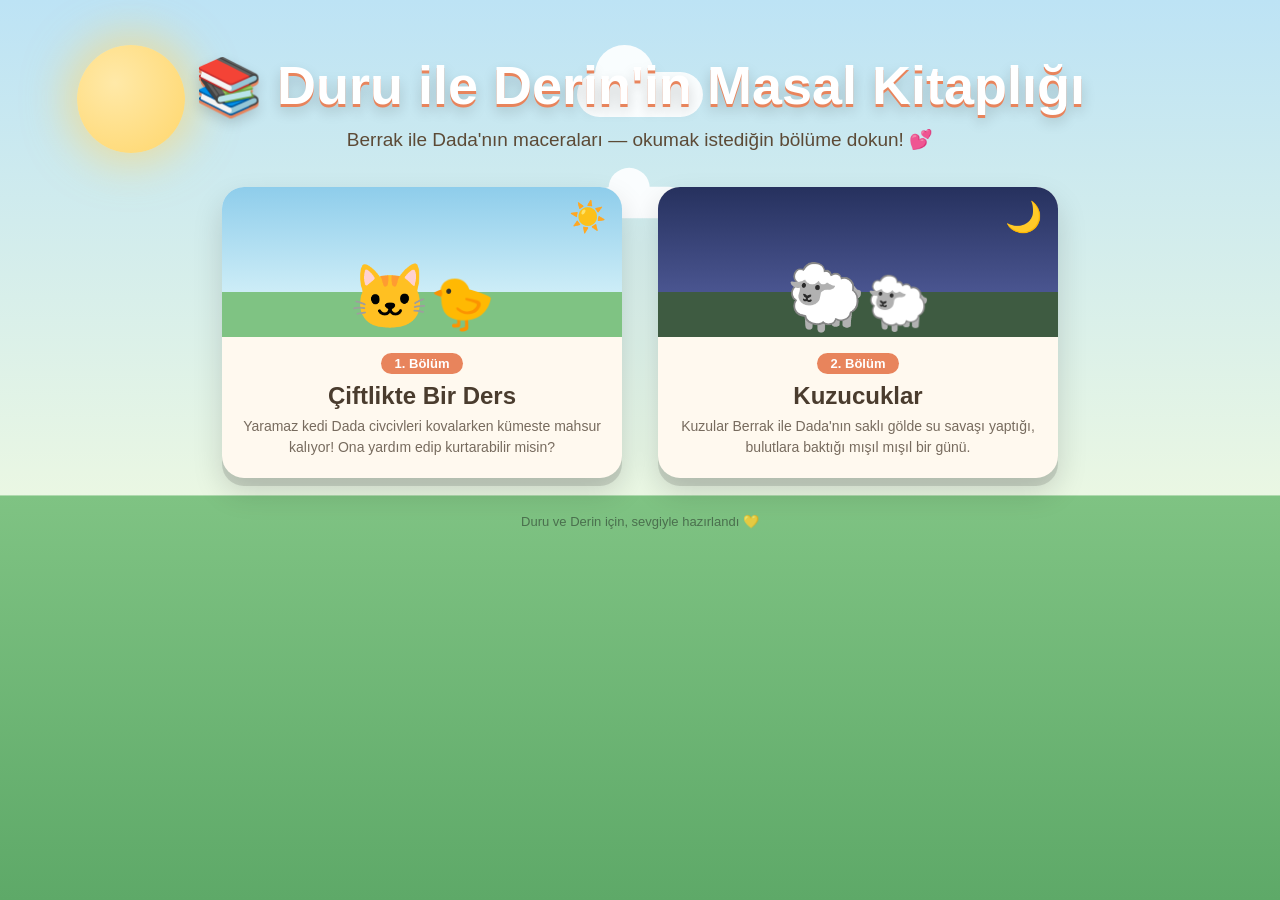
<file: index.html>
<!DOCTYPE html>
<html lang="tr">
<head>
<meta charset="UTF-8">
<meta name="viewport" content="width=device-width, initial-scale=1.0, maximum-scale=1.0, user-scalable=no, viewport-fit=cover">
<title>Duru ile Derin'in Masal Kitaplığı</title>
<style>
  *{box-sizing:border-box; -webkit-tap-highlight-color:transparent;}
  html,body{margin:0; min-height:100%;}
  body{
    font-family:"Comic Sans MS","Segoe UI Rounded","Segoe UI",sans-serif;
    color:#4A3C2E; user-select:none;
    background:linear-gradient(#BDE3F5 0%,#EAF7E3 55%,#7FC383 55.1%,#5EA968 100%);
    display:flex; flex-direction:column; align-items:center;
    padding:6vh 5vw 8vh; gap:4vh; overflow-x:hidden;
  }
  .sun{position:fixed; top:5vh; left:6vw; width:12vmin; height:12vmin; border-radius:50%;
    background:radial-gradient(circle at 35% 35%,#FFE9A8,#FFD66B);
    box-shadow:0 0 40px 12px rgba(255,214,107,.55); animation:breathe 5s ease-in-out infinite;}
  @keyframes breathe{50%{transform:scale(1.07);}}
  .cloud{position:fixed; height:5vmin; width:14vmin; border-radius:999px; background:#fff;
    opacity:.9; animation:drift linear infinite;}
  .cloud::before{content:""; position:absolute; background:#fff; border-radius:50%;
    width:6.5vmin; height:6.5vmin; left:2vmin; top:-3vmin;}
  @keyframes drift{from{transform:translateX(-20vw);} to{transform:translateX(115vw);}}

  header{text-align:center; z-index:1;}
  h1{margin:0; font-size:clamp(26px,6.5vmin,54px); color:#fff;
    text-shadow:0 3px 0 #E8845C, 0 7px 14px rgba(0,0,0,.18);
    animation:pop 1s cubic-bezier(.2,1.6,.4,1) both;}
  header p{margin:.6em 0 0; font-size:clamp(14px,2.6vmin,19px); color:#5C4A36;
    animation:pop 1s .25s both;}
  @keyframes pop{from{opacity:0; transform:scale(.5) translateY(3vmin);}}

  .shelf{display:flex; flex-wrap:wrap; justify-content:center; gap:4vmin; z-index:1; width:100%; max-width:900px;}
  .card{
    flex:1 1 280px; max-width:400px; text-decoration:none; color:inherit;
    background:#FFF9EF; border-radius:22px; overflow:hidden;
    box-shadow:0 8px 0 rgba(0,0,0,.12), 0 14px 30px rgba(0,0,0,.15);
    transition:transform .18s ease; animation:pop .9s .45s both;
  }
  .card:nth-child(2){animation-delay:.6s;}
  .card:hover,.card:focus-visible{transform:translateY(-6px) rotate(-.6deg);}
  .card:focus-visible{outline:4px solid #E8845C; outline-offset:3px;}
  .cover{height:150px; display:flex; align-items:flex-end; justify-content:center; position:relative; overflow:hidden;}
  .card.c1 .cover{background:linear-gradient(#8ECDEB,#CDEDF7 70%,#7FC383 70.1%);}
  .card.c2 .cover{background:linear-gradient(#26315E,#4A5590 70%,#3E5B41 70.1%);}
  .cover .em{font-size:64px; line-height:1; margin-bottom:8px; animation:hopE 1.8s ease-in-out infinite;}
  .cover .em.late{animation-delay:.4s; font-size:52px;}
  @keyframes hopE{0%,100%{transform:translateY(0);} 30%{transform:translateY(-14px);} 55%{transform:translateY(0);}}
  .cover .moonE{position:absolute; top:12px; right:16px; font-size:30px;}
  .meta{padding:16px 20px 20px; text-align:center;}
  .meta .chip{display:inline-block; font-size:13px; font-weight:bold; color:#fff;
    background:#E8845C; border-radius:999px; padding:3px 14px; margin-bottom:8px;}
  .meta h2{margin:0 0 6px; font-size:clamp(18px,3.4vmin,24px);}
  .meta p{margin:0; font-size:14px; opacity:.75; line-height:1.5;}
  footer{z-index:1; font-size:13px; color:#3E5B41; opacity:.8; text-align:center;}
  @media (prefers-reduced-motion:reduce){
    *{animation-duration:.01s !important; animation-iteration-count:1 !important; transition-duration:.01s !important;}
  }
</style>
</head>
<body>
  <div class="sun"></div>
  <div class="cloud" style="top:8vh; animation-duration:55s;"></div>
  <div class="cloud" style="top:20vh; animation-duration:75s; animation-delay:-30s; transform:scale(.7);"></div>

  <header>
    <h1>📚 Duru ile Derin'in Masal Kitaplığı</h1>
    <p>Berrak ile Dada'nın maceraları — okumak istediğin bölüme dokun! 💕</p>
  </header>

  <div class="shelf">
    <a class="card c1" href="bolum1/index.html">
      <div class="cover">
        <span class="moonE">☀️</span>
        <span class="em">🐱</span><span class="em late">🐤</span>
      </div>
      <div class="meta">
        <span class="chip">1. Bölüm</span>
        <h2>Çiftlikte Bir Ders</h2>
        <p>Yaramaz kedi Dada civcivleri kovalarken kümeste mahsur kalıyor! Ona yardım edip kurtarabilir misin?</p>
      </div>
    </a>
    <a class="card c2" href="bolum2/index.html">
      <div class="cover">
        <span class="moonE">🌙</span>
        <span class="em">🐑</span><span class="em late">🐑</span>
      </div>
      <div class="meta">
        <span class="chip">2. Bölüm</span>
        <h2>Kuzucuklar</h2>
        <p>Kuzular Berrak ile Dada'nın saklı gölde su savaşı yaptığı, bulutlara baktığı mışıl mışıl bir günü.</p>
      </div>
    </a>
  </div>

  <footer>Duru ve Derin için, sevgiyle hazırlandı 💛</footer>
</body>
</html>
</file>
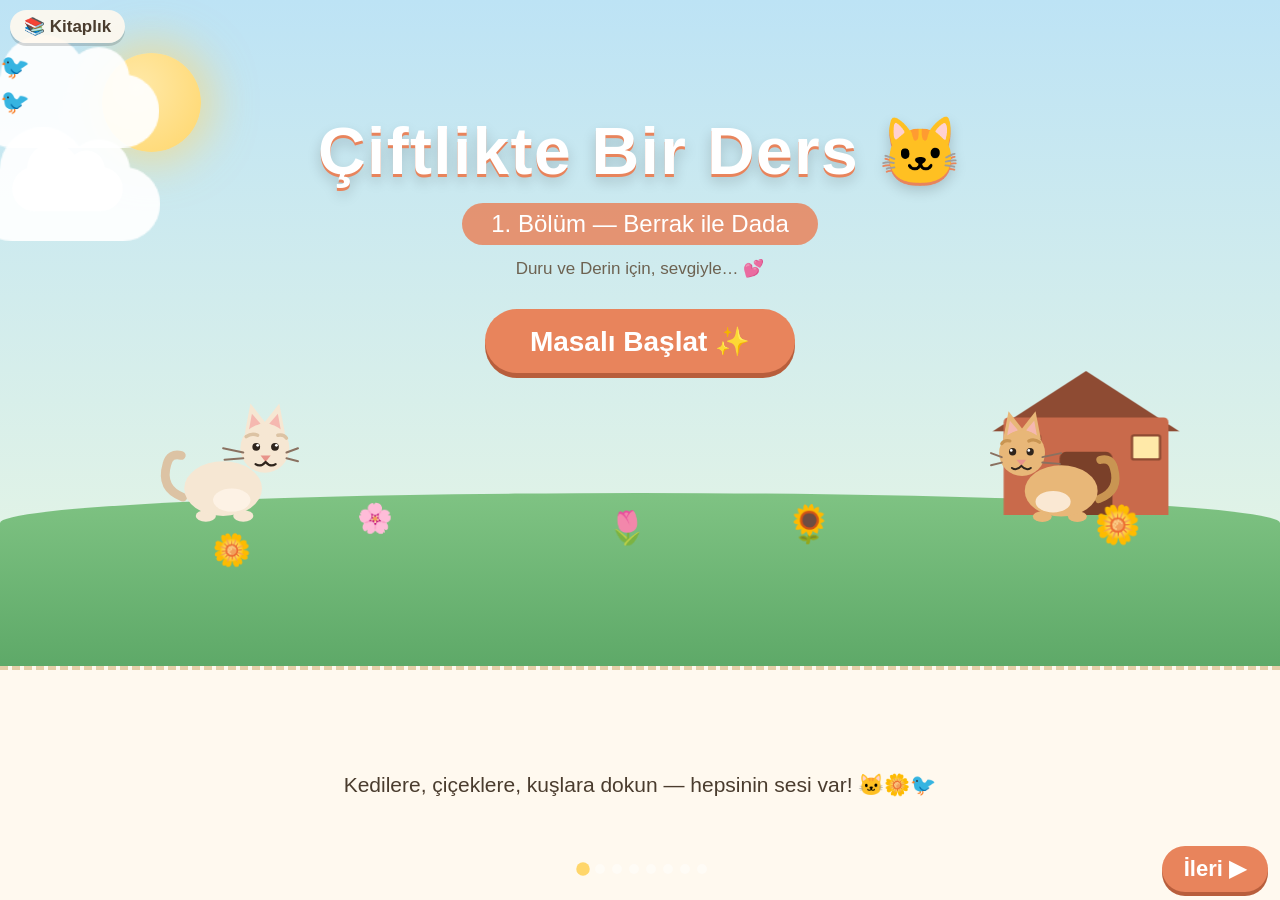
<file: bolum1/index.html>
<!DOCTYPE html>
<html lang="tr">
<head>
<meta charset="UTF-8">
<meta name="viewport" content="width=device-width, initial-scale=1.0, maximum-scale=1.0, user-scalable=no, viewport-fit=cover">
<title>1. Bölüm: Çiftlikte Bir Ders — Berrak ile Dada</title>
<link rel="stylesheet" href="../assets/css/storybook.css">
<link rel="stylesheet" href="../assets/css/bolum1.css">
</head>
<body>

<!-- =============== SVG karakter kütüphanesi (kediler) =============== -->
<svg width="0" height="0" style="position:absolute" aria-hidden="true">
  <defs>
    <!-- yavru kedi (sağa bakar) -->
    <g id="cat">
      <path d="M20 80 Q4 74 9 57 Q11 49 19 51" stroke="var(--furD,#D8A868)" stroke-width="6"
            fill="none" stroke-linecap="round"/>
      <ellipse cx="36" cy="93" rx="7" ry="4" fill="var(--furC,#E8B778)"/>
      <ellipse cx="62" cy="93" rx="7" ry="4" fill="var(--furC,#E8B778)"/>
      <ellipse cx="48" cy="74" rx="27" ry="19" fill="var(--furC,#E8B778)"/>
      <ellipse cx="54" cy="82" rx="13" ry="8" fill="#FFF6EA" opacity=".8"/>
      <polygon points="63,36 67,15 78,29" fill="var(--furC,#E8B778)"/>
      <polygon points="91,36 87,15 76,29" fill="var(--furC,#E8B778)"/>
      <polygon points="66,33 68,22 74,29" fill="#F5B8B0"/>
      <polygon points="88,33 86,22 80,29" fill="#F5B8B0"/>
      <circle cx="77" cy="46" r="17" fill="var(--furC,#E8B778)"/>
      <path d="M64 38 q4 -3 8 -1 M86 37 q4 -1 6 2" stroke="var(--furD,#D8A868)" stroke-width="2.4"
            fill="none" stroke-linecap="round"/>
      <circle cx="71" cy="45" r="2.7" fill="#2E241C"/>
      <circle cx="84" cy="45" r="2.7" fill="#2E241C"/>
      <circle cx="72" cy="44" r="1" fill="#fff"/>
      <circle cx="85" cy="44" r="1" fill="#fff"/>
      <polygon points="74,51 81,51 77.5,55.5" fill="#E8938A"/>
      <path d="M77.5 55.5 q-3.5 4 -7 1.5 M77.5 55.5 q3.5 4 7 1.5"
            stroke="#2E241C" stroke-width="1.5" fill="none" stroke-linecap="round"/>
      <path d="M62 49 L48 46 M62 53 L49 54 M92 49 L100 46 M92 53 L100 55"
            stroke="#8A7160" stroke-width="1.4" stroke-linecap="round"/>
    </g>
    <!-- civciv -->
    <g id="chick">
      <ellipse cx="50" cy="66" rx="22" ry="20" fill="#FFDE6B"/>
      <circle cx="50" cy="40" r="15" fill="#FFDE6B"/>
      <circle cx="45" cy="38" r="2.4" fill="#2E241C"/>
      <circle cx="55" cy="38" r="2.4" fill="#2E241C"/>
      <polygon points="47,45 53,45 50,51" fill="#F59B42"/>
      <ellipse cx="32" cy="64" rx="8" ry="12" fill="#F5C94C" transform="rotate(18 32 64)"/>
      <ellipse cx="68" cy="64" rx="8" ry="12" fill="#F5C94C" transform="rotate(-18 68 64)"/>
      <rect x="42" y="84" width="4" height="9" rx="2" fill="#F59B42"/>
      <rect x="54" y="84" width="4" height="9" rx="2" fill="#F59B42"/>
    </g>
    <!-- anne tavuk -->
    <g id="hen">
      <ellipse cx="46" cy="62" rx="30" ry="26" fill="#F3E4CE"/>
      <ellipse cx="34" cy="60" rx="14" ry="18" fill="#E8D3B4" transform="rotate(20 34 60)"/>
      <circle cx="74" cy="36" r="14" fill="#F3E4CE"/>
      <path d="M66 24 q2 -8 7 -2 q2 -8 7 -2 q3 -6 6 0 l-3 6 q-8 4 -17 -2z" fill="#E8452C"/>
      <circle cx="78" cy="34" r="2.6" fill="#2E241C"/>
      <polygon points="86,36 96,39 86,43" fill="#F5A03C"/>
      <path d="M84 44 q3 4 0 7" stroke="#E8452C" stroke-width="4" fill="none" stroke-linecap="round"/>
      <rect x="36" y="86" width="5" height="10" rx="2.5" fill="#F5A03C"/>
      <rect x="52" y="86" width="5" height="10" rx="2.5" fill="#F5A03C"/>
    </g>
  </defs>
</svg>

<a id="homeLink" class="btn" href="../index.html">📚 Kitaplık</a>
<div id="book" aria-live="polite"></div>

<div id="nav">
  <button id="prevBtn" aria-label="Önceki sayfa">◀ Geri</button>
  <div id="dots" aria-hidden="true"></div>
  <button id="nextBtn" aria-label="Sonraki sayfa">İleri ▶</button>
</div>

<script src="../assets/js/storybook.js"></script>
<script>
"use strict";
const {actor, clouds, stars, hearts, flowers, birds, bees, snd} = Storybook;

Storybook.chars({
  berrak:{sym:"cat", fur:"#F6E7D3", furD:"#DCC3A4", say:"Miyav! Ben Berrak! 🌼"},
  dada:  {sym:"cat", fur:"#E8B778", furD:"#C99552", say:"Miyav miyav! Ben Dada! ⭐"},
  ay:    {sym:"cat", fur:"#D9CBBA", furD:"#B8A78F", say:"Yavrularım benim... 💛"},
  beyaz: {sym:"cat", fur:"#FFFFFF", furD:"#DEDAD2", say:"Merhaba canlarım! 🌸"},
  baris: {sym:"cat", fur:"#A8865E", furD:"#8A6B44", say:"Hadi bakalım! 💪"},
  hen:   {sym:"hen", say:"Gıt gıt gıdaak! 🐔"},
  chick: {sym:"chick", say:"Cik cik cik! 🐤"}
});

/* kümes parçası (kapı açık ya da kapalı başlar) */
function coop(style, closed){
  return `<div class="coop ${closed ? "closed" : ""}" style="${style}">
    <div class="bodyC"></div><div class="holeC"></div><div class="roofC"></div>
    <div class="rampC"></div><div class="doorC" role="button" tabindex="0" aria-label="kümes kapısı"></div>
  </div>`;
}

const pages=[
/* 0 — kapak */
{ sky:"morning", html:`
  <div class="sun" style="top:8%; left:8%"></div>
  ${clouds(3,25)}
  <div class="barn" style="right:6%; transform:scale(.8)"><div class="roof"></div><div class="body"></div><div class="win l"></div><div class="win r"></div><div class="door"></div></div>
  <div class="titleWrap">
    <h1>Çiftlikte Bir Ders 🐱</h1>
    <div class="sub">1. Bölüm — Berrak ile Dada</div>
    <div class="dedic">Duru ve Derin için, sevgiyle… 💕</div>
    <button class="startBtn" data-act="start">Masalı Başlat ✨</button>
  </div>
  ${birds(2)}
  ${actor("berrak","","left:12%; bottom:21%; width:16vmin; height:16vmin","hop")}
  ${actor("dada","flip","right:12%; bottom:21%; width:15vmin; height:15vmin","hop")}
  ${flowers(5)}
  <div class="ground"></div>`,
  text:`Kedilere, çiçeklere, kuşlara dokun — hepsinin sesi var! 🐱🌼🐦`},

/* 1 — sabah */
{ sky:"morning", html:`
  <div class="sun" style="top:7%; left:6%"></div>
  ${clouds(3,25)}
  <div class="barn" style="left:5%"><div class="roof"></div><div class="body"></div><div class="win l"></div><div class="win r"></div><div class="door"></div></div>
  <div style="position:absolute; left:34%; bottom:19%; font-size:9vmin" aria-hidden="true">🌾</div>
  ${birds(2)}
  ${actor("berrak","flip","left:46%; bottom:20%; width:14vmin; height:14vmin","bob")}
  ${actor("dada","flip","left:66%; bottom:20%; width:13vmin; height:13vmin","hop")}
  <div class="butterfly" style="left:60%; top:28%">🦋</div>
  ${flowers(4)}
  ${bees(1,72,32)}
  <div class="ground"></div>`,
  text:`Güneş, bulutların arasından ışıklarını süzüyordu. Büyük kırmızı ahırın yanında, saman balyalarının arasında iki yavru kedi koşturuyordu: yumuşacık tüylü <b>Berrak</b> ve ondan bile hareketli, yaramaz <b>Dada</b>! <span class="speak">"Berrak, hadi oyun oynayalım!"</span> diye miyavladı Dada. 🐾`},

/* 2 — civcivler görünür */
{ sky:"day", html:`
  <div class="sun" style="top:6%; right:8%"></div>
  ${clouds(4,28)}
  ${coop("left:6%")}
  ${actor("hen","flip","left:32%; bottom:20%; width:14vmin; height:14vmin","bob")}
  ${actor("chick","flip","left:44%; bottom:19%; width:7vmin; height:7vmin","hop")}
  ${actor("chick","flip","left:51%; bottom:19%; width:6.5vmin; height:6.5vmin","hop")}
  ${actor("chick","flip","left:58%; bottom:19%; width:7vmin; height:7vmin","hop")}
  ${actor("dada","","left:78%; bottom:20%; width:13vmin; height:13vmin","hop")}
  ${actor("berrak","","left:88%; bottom:20%; width:13vmin; height:13vmin","bob")}
  ${birds(2)}
  ${flowers(3)}
  <div class="ground"></div>`,
  text:`Dada kuyruğunu dikleştirip çevresine bakındı ve kümesten çıkan sarı civcivleri fark etti! <span class="speak">"Buldum! Civcivlerle oynayalım!"</span> Berrak hemen ciddileşti: <span class="speak">"Dada, civcivler bizimle oyun oynamaz. Onları korkutabiliriz!"</span> 🐤`},

/* 3 — kovalamaca! */
{ sky:"day", html:`
  <div class="sun" style="top:6%; right:8%"></div>
  ${clouds(3,24)}
  ${coop("left:4%")}
  <div class="panicMark" style="left:38%; bottom:34%">💦</div>
  <div class="panicMark" style="left:52%; bottom:36%; animation-delay:.3s">❗</div>
  ${actor("chick","flip fleeing","left:42%; bottom:19%; width:7vmin; height:7vmin")}
  ${actor("chick","flip fleeing","left:52%; bottom:19%; width:6.5vmin; height:6.5vmin;animation-delay:-1.2s")}
  ${actor("chick","flip fleeing","left:62%; bottom:19%; width:7vmin; height:7vmin;animation-delay:-2.6s")}
  ${actor("dada","flip chasing","left:82%; bottom:19%; width:13vmin; height:13vmin")}
  <div class="dust" style="left:86%; bottom:19%">💨</div>
  ${actor("berrak","","left:90%; bottom:22%; width:12vmin; height:12vmin","bob")}
  <div class="ground"></div>`,
  text:`Ama Dada çoktan koşmaya başlamıştı bile! <span class="speak">"Sadece yakalamaca oynayacağım!"</span> Civcivler panikle kaçışıyor, Dada patilerini hızlı hızlı atarak peşlerinden koşuyordu. Ama hesaba katmadığı bir şey vardı: <b>kümesin kapısı açıktı!</b> 😼💨`},

/* 4 — GÜM! kapı kapanır */
{ sky:"day", html:`
  <div class="sun" style="top:6%; right:8%"></div>
  ${clouds(3,24)}
  ${coop("left:30%","open")}
  ${actor("dada","trapped locked flip","left:41.5%; bottom:32%; width:8vmin; height:8vmin")}
  <div class="gum" id="gumText" style="left:34%; top:22%">GÜM!</div>
  ${actor("berrak","","left:58%; bottom:20%; width:13vmin; height:13vmin","hop")}
  ${actor("chick","flip","left:16%; bottom:19%; width:6.5vmin; height:6.5vmin","hop")}
  ${actor("chick","flip","left:23%; bottom:19%; width:7vmin; height:7vmin","hop")}
  <div class="ground"></div>`,
  text:`Civcivler hızla kümese girince Dada da hızını alamayıp peşlerinden daldı. O anda bir <span class="speak">"GÜM!"</span> sesi duyuldu. Kapı kapanmıştı — <b>Dada içeride mahsur kalmıştı!</b> Berrak telaşla koştu: <span class="speak">"Dada! İyi misin?"</span> <span class="speak">"Kapı kapandı, çıkamıyorum!"</span> 😿`,
  onShow(scene){
    const c=scene.querySelector(".coop"), g=scene.querySelector("#gumText");
    c.classList.remove("closed","slam","shake"); g.classList.remove("bang");
    void c.offsetWidth;
    setTimeout(()=>{
      c.classList.add("slam","shake"); g.classList.add("bang"); snd.gum();
      setTimeout(()=>{c.classList.remove("slam"); c.classList.add("closed");},700);
    },700);
  }},

/* 5 — kurtarma (etkileşimli!) */
{ sky:"day", html:`
  <div class="sun" style="top:6%; left:8%"></div>
  ${clouds(3,24)}
  ${coop("left:30%","closed")}
  ${actor("dada","trapped locked flip trappedDada","left:41.5%; bottom:32%; width:8vmin; height:8vmin")}
  ${actor("dada","freeDada flip","left:48%; bottom:20%; width:13vmin; height:13vmin","hop")}
  ${actor("baris","","left:8%; bottom:21%; width:17vmin; height:17vmin","bob")}
  ${actor("beyaz","","left:20%; bottom:20%; width:14vmin; height:14vmin","bob")}
  ${actor("berrak","","left:64%; bottom:20%; width:13vmin; height:13vmin","bob")}
  <div class="ground"></div>`,
  text:`Tam o sırada çiftliğin bilge ve güçlü kedisi <b>Barış abi</b> geldi, yanında da <b>Beyaz teyze</b>! <span class="speak">"Dadacım, seni uyarmıştık..."</span> dedi gülümseyerek. Beyaz teyze patisini kapıya uzattı... <b>Sen de yardım et: kümesin kapısına dokun, Dada'yı kurtaralım!</b> 👆`,
  init(scene){
    const coopEl=scene.querySelector(".coop"), door=scene.querySelector(".doorC");
    const trapped=scene.querySelector(".trappedDada"), free=scene.querySelector(".freeDada");
    free.style.display="none";
    door.classList.add("tapMe");
    const rescue=()=>{
      if(!coopEl.classList.contains("closed"))return;
      coopEl.classList.remove("closed"); door.classList.remove("tapMe");
      snd.yay();
      setTimeout(()=>{
        trapped.style.display="none";
        free.style.display="";
        free.classList.add("jump");
        snd.miyav();
        const sky=scene.querySelector(".sky");
        for(let i=0;i<12;i++){
          const cf=document.createElement("div");
          cf.className="confetti";
          cf.textContent=["🎉","⭐","💛","✨"][i%4];
          cf.style.left=(38+Math.random()*24)+"%";
          cf.style.top=(20+Math.random()*20)+"%";
          cf.style.animationDelay=(Math.random()*.5)+"s";
          sky.appendChild(cf);
          setTimeout(()=>cf.remove(),2400);
        }
        const p=scene.querySelector(".panel p");
        p.innerHTML=`<span class="speak">"Bir daha yapmayacağım!"</span> dedi Dada, kümesten sıçrayarak çıkıp kardeşine sarılırken. <b>Aferin, Dada'yı kurtardın!</b> 🎉`;
      },450);
    };
    door.addEventListener("click",rescue);
    door.addEventListener("keydown",e=>{if(e.key==="Enter"||e.key===" "){e.preventDefault();rescue();}});
  }},

/* 6 — özür ve ders */
{ sky:"day", html:`
  <div class="sun" style="top:6%; left:8%"></div>
  ${clouds(4,26)}
  ${actor("baris","","left:10%; bottom:21%; width:18vmin; height:18vmin","bob")}
  <div class="hugPair" style="position:absolute; left:38%; bottom:20%; width:26vmin; height:14vmin">
    ${actor("dada","","left:0; bottom:0; width:13vmin; height:13vmin")}
    ${actor("berrak","flip","left:11vmin; bottom:0; width:13vmin; height:13vmin")}
  </div>
  ${hearts(3,48,36)}
  ${actor("chick","flip","left:70%; bottom:19%; width:6.5vmin; height:6.5vmin","hop")}
  ${actor("chick","flip","left:77%; bottom:19%; width:7vmin; height:7vmin","hop")}
  ${actor("hen","flip","left:85%; bottom:20%; width:13vmin; height:13vmin","bob")}
  <div class="butterfly" style="left:30%; top:30%">🦋</div>
  ${birds(2)}
  ${flowers(4)}
  <div class="ground"></div>`,
  text:`Barış abi yumuşak bir sesle konuştu: <span class="speak">"Dada, eğlenmek isterken başkalarını korkutabileceğimizi düşünmeliyiz."</span> Dada başını eğdi: <span class="speak">"Haklısın... Civcivlerden özür dilemeliyim."</span> Berrak gülümsedi: <span class="speak">"Öğrendin işte! Başkalarına saygı göstermek çok önemli."</span> 💛`},

/* 7 — gün batımı, son */
{ sky:"sunset", html:`
  <div class="sun" style="bottom:24%; left:44%; background:radial-gradient(circle at 35% 35%,#FFC97A,#FF8E5A); box-shadow:0 0 50px 16px rgba(255,142,90,.5)"></div>
  ${clouds(3,20)}
  <div class="theEnd">SON 🌅</div>
  ${actor("ay","","left:8%; bottom:21%; width:15vmin; height:15vmin","bob")}
  ${actor("beyaz","","left:20%; bottom:20%; width:14vmin; height:14vmin","bob")}
  ${actor("berrak","flip","left:60%; bottom:20%; width:13vmin; height:13vmin","hop")}
  ${actor("dada","flip","left:74%; bottom:20%; width:12.5vmin; height:12.5vmin","hop")}
  ${hearts(2,68,34)}
  ${birds(2)}
  ${flowers(4)}
  <div class="ground"></div>`,
  text:`Güneş batarken küçük kediler oyunlarına devam ettiler… ama bu kez <b>herkesin mutlu olacağı</b> bir şekilde! Dada artık oyun oynarken dikkatli olacağını ve başkalarının duygularını önemsemesi gerektiğini öğrenmişti. 🌅 <b><a href="../bolum2/index.html" style="color:var(--accent)">2. Bölüm'e geç →</a></b>`,
  restart:true}
];

Storybook.init({pages});
</script>
</body>
</html>
</file>
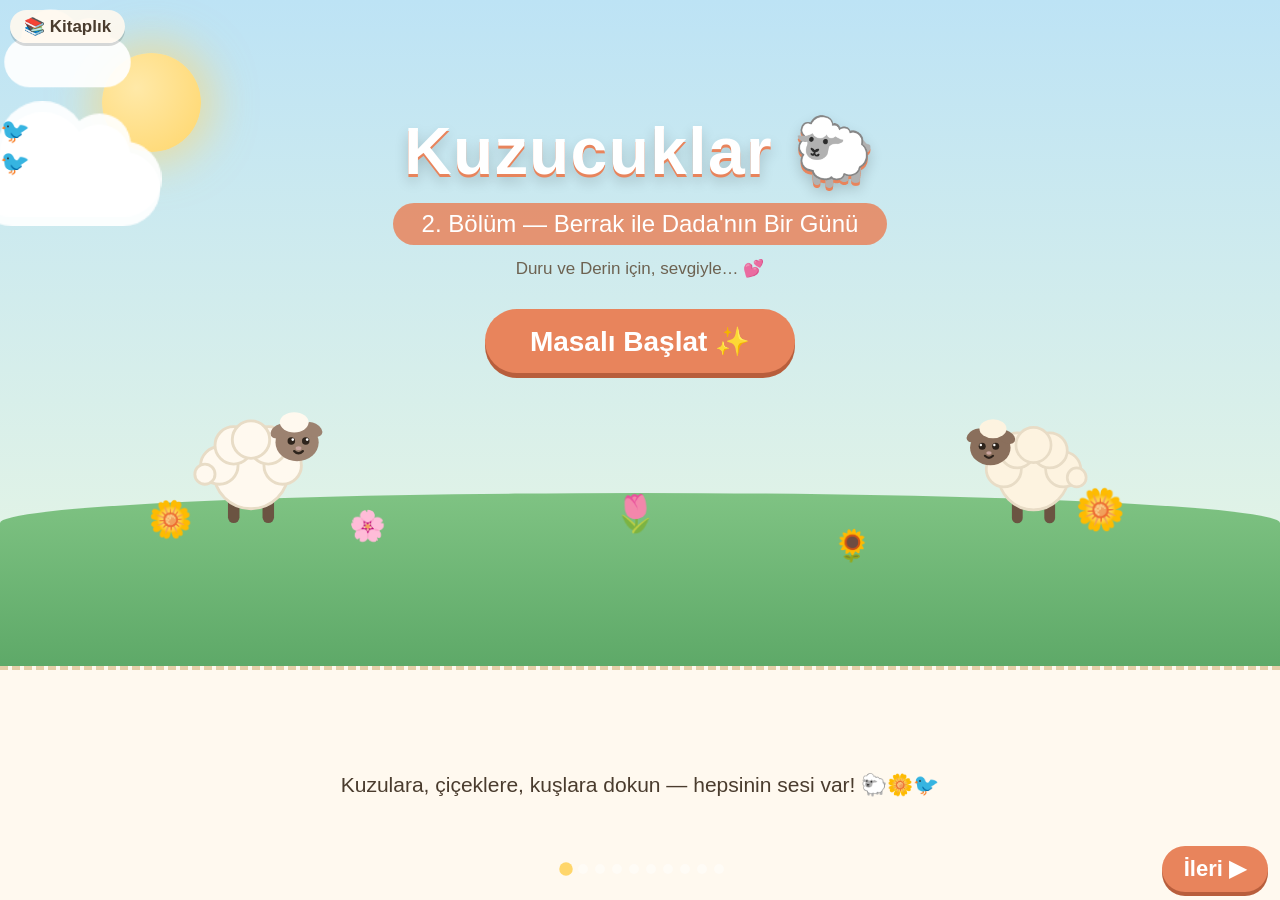
<file: bolum2/index.html>
<!DOCTYPE html>
<html lang="tr">
<head>
<meta charset="UTF-8">
<meta name="viewport" content="width=device-width, initial-scale=1.0, maximum-scale=1.0, user-scalable=no, viewport-fit=cover">
<title>2. Bölüm: Kuzucuklar — Berrak ile Dada</title>
<link rel="stylesheet" href="../assets/css/storybook.css">
</head>
<body>

<!-- =============== SVG karakter kütüphanesi (kuzular) =============== -->
<svg width="0" height="0" style="position:absolute" aria-hidden="true">
  <defs>
    <!-- kuzu -->
    <g id="sheep">
      <rect x="34" y="78" width="8" height="20" rx="4" fill="#6B5442"/>
      <rect x="58" y="78" width="8" height="20" rx="4" fill="#6B5442"/>
      <g fill="var(--woolC,#FFF9EF)" stroke="#E8DCC6" stroke-width="2">
        <circle cx="50" cy="62" r="26"/>
        <circle cx="28" cy="58" r="13"/>
        <circle cx="72" cy="58" r="13"/>
        <circle cx="38" cy="44" r="13"/>
        <circle cx="62" cy="44" r="13"/>
        <circle cx="50" cy="40" r="13"/>
      </g>
      <circle cx="18" cy="64" r="7" fill="var(--woolC,#FFF9EF)" stroke="#E8DCC6" stroke-width="2"/>
      <g>
        <ellipse cx="82" cy="42" rx="15" ry="13" fill="var(--faceC,#8A7160)"/>
        <ellipse cx="70" cy="34" rx="7" ry="4.5" fill="var(--faceC,#8A7160)" transform="rotate(-30 70 34)"/>
        <ellipse cx="93" cy="33" rx="7" ry="4.5" fill="var(--faceC,#8A7160)" transform="rotate(28 93 33)"/>
        <ellipse cx="80" cy="28" rx="10" ry="7" fill="var(--woolC,#FFF9EF)"/>
        <circle cx="78" cy="41" r="2.6" fill="#2E241C"/>
        <circle cx="88" cy="41" r="2.6" fill="#2E241C"/>
        <circle cx="79" cy="40" r="0.9" fill="#fff"/>
        <circle cx="89" cy="40" r="0.9" fill="#fff"/>
        <path d="M80 48 q3 3 6 0" stroke="#2E241C" stroke-width="1.6" fill="none" stroke-linecap="round"/>
        <ellipse cx="83" cy="46" rx="2" ry="1.3" fill="#C9A5A0"/>
      </g>
    </g>
    <!-- koç (boynuzlu) -->
    <g id="ram">
      <use href="#sheep"/>
      <path d="M70 26 a8 8 0 1 0 8 -10" fill="none" stroke="#B08D57" stroke-width="5" stroke-linecap="round"/>
      <path d="M94 26 a8 8 0 1 1 -8 -10" fill="none" stroke="#B08D57" stroke-width="5" stroke-linecap="round"/>
    </g>
    <!-- civciv -->
    <g id="chick">
      <ellipse cx="50" cy="66" rx="22" ry="20" fill="#FFDE6B"/>
      <circle cx="50" cy="40" r="15" fill="#FFDE6B"/>
      <circle cx="45" cy="38" r="2.4" fill="#2E241C"/>
      <circle cx="55" cy="38" r="2.4" fill="#2E241C"/>
      <polygon points="47,45 53,45 50,51" fill="#F59B42"/>
      <ellipse cx="32" cy="64" rx="8" ry="12" fill="#F5C94C" transform="rotate(18 32 64)"/>
      <ellipse cx="68" cy="64" rx="8" ry="12" fill="#F5C94C" transform="rotate(-18 68 64)"/>
      <rect x="42" y="84" width="4" height="9" rx="2" fill="#F59B42"/>
      <rect x="54" y="84" width="4" height="9" rx="2" fill="#F59B42"/>
    </g>
    <!-- bulut tavşan -->
    <g id="cloudRabbit" fill="#fff">
      <ellipse cx="55" cy="60" rx="34" ry="20"/>
      <circle cx="86" cy="50" r="14"/>
      <ellipse cx="80" cy="26" rx="6" ry="16" transform="rotate(-12 80 26)"/>
      <ellipse cx="94" cy="27" rx="6" ry="16" transform="rotate(10 94 27)"/>
      <circle cx="24" cy="58" r="9"/>
    </g>
    <!-- bulut koyun -->
    <g id="cloudSheep" fill="#fff">
      <ellipse cx="50" cy="58" rx="32" ry="19"/>
      <circle cx="30" cy="46" r="12"/>
      <circle cx="50" cy="42" r="13"/>
      <circle cx="70" cy="46" r="12"/>
      <circle cx="85" cy="56" r="10"/>
    </g>
  </defs>
</svg>

<a id="homeLink" class="btn" href="../index.html">📚 Kitaplık</a>
<div id="book" aria-live="polite"></div>

<div id="nav">
  <button id="prevBtn" aria-label="Önceki sayfa">◀ Geri</button>
  <div id="dots" aria-hidden="true"></div>
  <button id="nextBtn" aria-label="Sonraki sayfa">İleri ▶</button>
</div>

<script src="../assets/js/storybook.js"></script>
<script>
"use strict";
const {actor, clouds, stars, flowers, birds, bees, fish} = Storybook;

Storybook.chars({
  berrak:{sym:"sheep", wool:"#FFF9EF", face:"#9C8270", say:"Mee! Ben Berrak! 🌼"},
  dada:  {sym:"sheep", wool:"#FDF3E0", face:"#8A6F5C", say:"Mee mee! Ben Dada! ⭐"},
  ay:    {sym:"sheep", wool:"#F6EFE4", face:"#7C6553", say:"Kuzularım benim... 💛"},
  beyaz: {sym:"sheep", wool:"#FFFFFF", face:"#A08876", say:"Merhaba canlarım! 🌸"},
  baris: {sym:"ram",   wool:"#EFE6D4", face:"#6E584A", say:"Hadi oynayalım! 💪"},
  baba:  {sym:"ram",   wool:"#E4D9C4", face:"#5E4A3C", say:"Hoş geldiniz yavrularım!"},
  chick: {sym:"chick", say:"Cik cik cik! 🐤"}
});

const pages=[
{ sky:"morning", html:`
  <div class="sun" style="top:8%; left:8%"></div>
  ${clouds(3,25)}
  <div class="titleWrap">
    <h1>Kuzucuklar 🐑</h1>
    <div class="sub">2. Bölüm — Berrak ile Dada'nın Bir Günü</div>
    <div class="dedic">Duru ve Derin için, sevgiyle… 💕</div>
    <button class="startBtn" data-act="start">Masalı Başlat ✨</button>
  </div>
  ${birds(2)}
  ${actor("berrak","","left:14%; bottom:21%; width:16vmin; height:16vmin","hop")}
  ${actor("dada","flip","right:14%; bottom:21%; width:15vmin; height:15vmin","hop")}
  ${flowers(5)}
  <div class="ground"></div>`,
  text:`Kuzulara, çiçeklere, kuşlara dokun — hepsinin sesi var! 🐑🌼🐦`},

{ sky:"morning", html:`
  <div class="sun" style="top:7%; left:6%"></div>
  ${clouds(3,25)}
  <div class="barn" style="left:6%"><div class="roof"></div><div class="body"></div><div class="win l"></div><div class="win r"></div><div class="door"></div></div>
  ${actor("ay","","left:38%; bottom:21%; width:19vmin; height:19vmin","bob")}
  ${actor("berrak","flip","left:58%; bottom:20%; width:13vmin; height:13vmin","bob")}
  ${actor("dada","flip","left:72%; bottom:20%; width:12vmin; height:12vmin","hop")}
  <div class="butterfly" style="left:30%; top:30%">🦋</div>
  ${birds(2)}
  ${flowers(4)}
  ${bees(1,60,32)}
  <div class="ground"></div>`,
  text:`Güneş, çiftliğin üzerine tatlı bir sıcaklık bırakırken, küçük kuzular <b>Berrak</b> ve <b>Dada</b> heyecanla uyandılar. <span class="speak">"Hadi dışarı çıkalım!"</span> diye zıpladı Dada. Anneleri <b>Ay</b> gülümsedi: <span class="speak">"Önce kahvaltı! Sütlerinizi için bakalım."</span> 🥛`},

{ sky:"morning", html:`
  <div class="sun" style="top:7%; left:6%"></div>
  ${clouds(3,25)}
  ${actor("beyaz","","left:12%; bottom:21%; width:18vmin; height:18vmin","bob")}
  ${actor("dada","flip","left:44%; bottom:20%; width:12vmin; height:12vmin","hop")}
  ${actor("berrak","flip","left:60%; bottom:20%; width:13vmin; height:13vmin","bob")}
  <div class="butterfly" style="left:70%; top:26%">🦋</div>
  ${birds(2)}
  ${flowers(4)}
  <div class="ground"></div>`,
  text:`Sürünün en güzel koyunu <b>Beyaz teyze</b> geldi. <span class="speak">"Bugün ne yapıyorsunuz bakalım?"</span> Dada hemen atıldı: <span class="speak">"Saklambaç oynayalım!"</span> Beyaz teyze güldü: <span class="speak">"Ama dikkatli ol Dada, geçen sefer kümese dalıp mahsur kalmıştın!"</span> 🙈`},

{ sky:"day", html:`
  <div class="sun" style="top:6%; right:8%"></div>
  ${clouds(4,28)}
  ${actor("baris","","left:8%; bottom:21%; width:21vmin; height:21vmin","bob")}
  ${actor("chick","flip","left:46%; bottom:19%; width:8vmin; height:8vmin","hop")}
  ${actor("chick","flip","left:55%; bottom:19%; width:7vmin; height:7vmin","hop")}
  ${actor("chick","flip","left:63%; bottom:19%; width:7.5vmin; height:7.5vmin","hop")}
  ${actor("dada","flip","left:76%; bottom:20%; width:12vmin; height:12vmin","bob")}
  ${birds(2)}
  ${flowers(3)}
  <div class="ground"></div>`,
  text:`Derken güçlü ve bilge koç <b>Barış abi</b> geldi! <span class="speak">"Bugün oyun oynayalım mı?"</span> Dada civcivlerle yarışmak istedi. Barış abi onun başını okşadı: <span class="speak">"Civcivler küçüktür, onlarla nazik olmalısın. Sonra sizi saklı göle götüreceğim!"</span> 🐤 <i>(Civcivlere dokun bakalım ne diyorlar!)</i>`},

{ sky:"day", html:`
  <div class="sun" style="top:6%; right:8%"></div>
  ${clouds(4,28)}
  ${actor("dada","flip","left:10%; bottom:19%; width:12vmin; height:12vmin","hop")}
  ${actor("berrak","flip","left:28%; bottom:20%; width:13vmin; height:13vmin","hop")}
  ${actor("beyaz","flip","left:48%; bottom:21%; width:17vmin; height:17vmin","hop")}
  ${actor("baris","flip","left:70%; bottom:21%; width:20vmin; height:20vmin","hop")}
  <div style="position:absolute; left:6%; bottom:18%; font-size:8vmin" aria-hidden="true">🌾</div>
  <div class="butterfly" style="left:44%; top:24%">🦋</div>
  ${birds(2)}
  <div class="ground"></div>`,
  text:`Göle gitmeden önce çiftlikte kocaman bir yarış başladı! Dada en önde koşarken birden yuvarlandı ve samanların içine düştü: <span class="speak">"Tosss!"</span> 😄 Hepsi kahkahalarla güldü. Barış ve Beyaz da sanki birer kuzu gibi zıplayıp eğleniyordu!`},

{ sky:"day", html:`
  <div class="sun" style="top:5%; left:8%"></div>
  ${clouds(3,20)}
  <div class="lake">
    <div class="ripple" style="left:20%;top:30%;width:12vmin;height:4vmin"></div>
    <div class="ripple" style="left:55%;top:45%;width:10vmin;height:3.4vmin;animation-delay:1.2s"></div>
  </div>
  ${actor("berrak","flip","left:20%; bottom:16%; width:12vmin; height:12vmin","hop")}
  ${actor("dada","","left:66%; bottom:16%; width:11.5vmin; height:11.5vmin","hop")}
  ${actor("baris","","left:4%; bottom:20%; width:18vmin; height:18vmin","bob")}
  ${actor("beyaz","flip","right:3%; bottom:20%; width:16vmin; height:16vmin","bob")}
  ${fish(44,16)}
  ${birds(2)}
  <div class="ground" style="height:14%"></div>`,
  text:`Öğleden sonra hep birlikte <b>saklı göle</b> gittiler! Berrak ve Dada suyun sığ kısmında zıplayıp Beyaz teyzeyi ve Barış abiyi ıslatmaya çalıştı. 💦 <i>(Göle dokun, su sıçrasın!)</i>`},

{ sky:"day", html:`
  <div class="sun" style="top:5%; right:6%"></div>
  <div class="cloudAnimal" data-say="Tavşan! 🐰" style="left:12%; top:12%; width:26vmin; height:22vmin" role="button" tabindex="0" aria-label="tavşan bulut">
    <svg viewBox="0 0 110 90"><use href="#cloudRabbit"/></svg></div>
  <div class="cloudAnimal" data-say="Koyun! 🐑" style="right:12%; top:26%; width:26vmin; height:20vmin" role="button" tabindex="0" aria-label="koyun bulut">
    <svg viewBox="0 0 100 85"><use href="#cloudSheep"/></svg></div>
  ${actor("berrak","","left:24%; bottom:19%; width:13vmin; height:13vmin","bob")}
  ${actor("dada","flip","left:56%; bottom:19%; width:12vmin; height:12vmin","bob")}
  <div class="butterfly" style="left:78%; top:48%">🦋</div>
  ${flowers(4)}
  <div class="ground"></div>`,
  text:`Su oyunundan yorulunca ağaçların gölgesine uzandılar ve bulutları hayvanlara benzettiler. Berrak: <span class="speak">"Şuna bakın! O bir tavşan!"</span> 🐰 Dada: <span class="speak">"O değil, o kesinlikle bir koyun!"</span> 🐑 <i>(Bulutlara dokun — sence hangisi?)</i>`},

{ sky:"sunset", html:`
  <div class="sun" style="bottom:24%; left:44%; background:radial-gradient(circle at 35% 35%,#FFC97A,#FF8E5A); box-shadow:0 0 50px 16px rgba(255,142,90,.5)"></div>
  ${clouds(3,20)}
  <div class="barn" style="right:5%"><div class="roof"></div><div class="body"></div><div class="win l"></div><div class="win r"></div><div class="door"></div></div>
  ${actor("baba","flip","right:28%; bottom:21%; width:21vmin; height:21vmin","bob")}
  ${actor("dada","","left:14%; bottom:20%; width:12vmin; height:12vmin","hop")}
  ${actor("berrak","","left:28%; bottom:20%; width:13vmin; height:13vmin","hop")}
  ${birds(2)}
  ${flowers(3)}
  <div class="ground"></div>`,
  text:`Akşam olunca gökyüzü turuncu ve pembeye büründü. Ahırın kapısında <b>babaları</b> onları bekliyordu! Kuzular koşarak yanına gitti. Baba sordu: <span class="speak">"Bakalım bugün kim en çok eğlendi?"</span> Dada kocaman zıpladı: <span class="speak">"Ben! Ama Berrak da çok eğlendi!"</span> 🧡`},

{ sky:"night", html:`
  ${stars(26)}
  <div class="moon" style="top:8%; right:10%"></div>
  ${actor("ay","","left:16%; bottom:20%; width:18vmin; height:18vmin","sleepy")}
  ${actor("berrak","flip","left:40%; bottom:19%; width:12vmin; height:12vmin","sleepy")}
  ${actor("dada","flip","left:54%; bottom:19%; width:11vmin; height:11vmin","sleepy")}
  ${actor("beyaz","flip","left:70%; bottom:20%; width:15vmin; height:15vmin","sleepy")}
  <div class="zzz" style="left:44%; bottom:38%">Z</div>
  <div class="zzz" style="left:58%; bottom:36%; animation-delay:1.1s">z</div>
  <div class="zzz" style="left:50%; bottom:40%; animation-delay:2s">z</div>
  <div class="ground"></div>`,
  text:`Ay anne sordu: <span class="speak">"Bugün neler yaptınız bakalım?"</span> Berrak gülümsedi: <span class="speak">"Dada civcivlerle nazikçe oynamayı öğrendi!"</span> Beyaz teyze başını salladı: <span class="speak">"Aile olmak, birbirimizden öğrenmek demektir."</span> 💛`},

{ sky:"night", html:`
  ${stars(34)}
  <div class="moon" style="top:7%; left:10%"></div>
  <div class="theEnd">İyi geceler! 🌙 SON</div>
  ${actor("berrak","","left:34%; bottom:19%; width:12vmin; height:12vmin","sleepy")}
  ${actor("dada","flip","left:52%; bottom:19%; width:11vmin; height:11vmin","sleepy")}
  <div class="zzz" style="left:42%; bottom:36%">Z</div>
  <div class="zzz" style="left:56%; bottom:34%; animation-delay:1.4s">z</div>
  <div class="ground"></div>`,
  text:`O gece, çiftliğin en güvenli ve huzurlu köşesinde, sıcacık bir aile sevgisi içinde uykuya daldılar… 🌟 <b>Duru ve Derin, iyi geceler!</b>`,
  restart:true}
];

Storybook.init({pages});
</script>
</body>
</html>
</file>
<file: assets/css/storybook.css>
/* ============================================================
   Duru ile Derin'in Masal Kitaplığı — ortak masal motoru stilleri
   ============================================================ */
:root{
  --sky-morning-a:#BDE3F5; --sky-morning-b:#EAF7E3;
  --sky-day-a:#8ECDEB;     --sky-day-b:#CDEDF7;
  --sky-sunset-a:#FF9A76;  --sky-sunset-b:#FFD3A0;
  --sky-night-a:#26315E;   --sky-night-b:#4A5590;
  --grass:#7FC383; --grass-dark:#5EA968;
  --wool:#FFF9EF; --ink:#4A3C2E; --sun:#FFD66B;
  --panel:#FFF9EF; --accent:#E8845C; --accent-dark:#B85E3C;
}
*{box-sizing:border-box; -webkit-tap-highlight-color:transparent;}
html,body{height:100%; margin:0; overflow:hidden; overscroll-behavior:none;}
body{
  font-family:"Comic Sans MS","Segoe UI Rounded","Segoe UI",sans-serif;
  color:var(--ink); background:#26315E;
  user-select:none; -webkit-user-select:none;
  /* telefonda sayfanın parmakla kaydırılmasını / zıplamasını engelle */
  position:fixed; inset:0; width:100%;
  touch-action:manipulation;
}

#book{position:fixed; inset:0;}
.scene{
  position:absolute; inset:0; display:flex; flex-direction:column;
  opacity:0; pointer-events:none; transition:opacity .8s ease;
}
.scene.active{opacity:1; pointer-events:auto;}

.sky{position:relative; flex:1; overflow:hidden;}
.scene[data-sky="morning"] .sky{background:linear-gradient(var(--sky-morning-a),var(--sky-morning-b));}
.scene[data-sky="day"]     .sky{background:linear-gradient(var(--sky-day-a),var(--sky-day-b));}
.scene[data-sky="sunset"]  .sky{background:linear-gradient(#B96A9A 0%,var(--sky-sunset-a) 45%,var(--sky-sunset-b) 100%);}
.scene[data-sky="night"]   .sky{background:linear-gradient(#161D3E,var(--sky-night-a) 60%,var(--sky-night-b));}

.ground{
  position:absolute; left:0; right:0; bottom:0; height:26%;
  background:linear-gradient(var(--grass),var(--grass-dark));
  border-radius:50% 50% 0 0 / 30px 30px 0 0;
  z-index:0; /* çayır her zaman en arkada: hayvanlar çimin önünde durur */
}
.scene[data-sky="sunset"] .ground{filter:hue-rotate(-14deg) brightness(.92);}
.scene[data-sky="night"]  .ground{filter:brightness(.45) saturate(.7);}

/* ---------- metin paneli ---------- */
.panel{
  background:var(--panel); padding:14px 18px calc(14px + env(safe-area-inset-bottom,0px));
  border-top:4px dashed #E5CFA8;
  display:flex; flex-direction:column; gap:8px; align-items:center;
  min-height:26vh; max-height:44vh; justify-content:center;
  /* adres çubuğu gizlenince panelin kaymaması için sabit görünüm yüksekliği */
  min-height:26svh; max-height:44svh;
}
.panel p{
  margin:0; max-width:34em; text-align:center;
  font-size:clamp(15px,2.6vmin,21px); line-height:1.55;
}
.panel .speak{color:var(--accent); font-weight:bold;}

/* ---------- gezinme ---------- */
#nav{
  position:fixed; left:0; right:0; bottom:0; z-index:50;
  display:flex; align-items:center; justify-content:space-between;
  padding:8px 12px calc(8px + env(safe-area-inset-bottom,0px));
  pointer-events:none;
}
#nav button,.btn{
  pointer-events:auto; border:none; cursor:pointer;
  background:var(--accent); color:#fff;
  font-family:inherit; font-size:clamp(16px,3vmin,22px); font-weight:bold;
  padding:10px 22px; border-radius:999px;
  box-shadow:0 4px 0 var(--accent-dark); transition:transform .1s;
  text-decoration:none; display:inline-block;
}
#nav button:active,.btn:active{transform:translateY(3px); box-shadow:0 1px 0 var(--accent-dark);}
#nav button:focus-visible,.btn:focus-visible{outline:3px solid #fff; outline-offset:2px;}
#nav button[disabled]{opacity:0; pointer-events:none;}
#homeLink{
  position:fixed; top:10px; left:10px; z-index:60;
  font-size:clamp(13px,2.4vmin,17px); padding:6px 14px;
  background:rgba(255,249,239,.9); color:var(--ink);
  box-shadow:0 3px 0 rgba(0,0,0,.15);
}
#dots{display:flex; gap:7px;}
#dots i{width:10px; height:10px; border-radius:50%; background:#fff; opacity:.45; transition:.3s;}
#dots i.on{opacity:1; transform:scale(1.35); background:var(--sun);}

/* ---------- güneş ve ay ---------- */
.sun{
  position:absolute; width:11vmin; height:11vmin; border-radius:50%;
  background:radial-gradient(circle at 35% 35%,#FFE9A8,var(--sun));
  box-shadow:0 0 40px 12px rgba(255,214,107,.55);
  animation:sunbreathe 5s ease-in-out infinite;
}
@keyframes sunbreathe{50%{transform:scale(1.06);}}
.moon{
  position:absolute; width:9vmin; height:9vmin; border-radius:50%;
  background:radial-gradient(circle at 38% 34%,#FFFDF2,#F3E9C8);
  box-shadow:0 0 34px 10px rgba(243,233,200,.35);
}
.moon::after{content:""; position:absolute; width:2vmin; height:2vmin; border-radius:50%;
  background:rgba(0,0,0,.06); left:28%; top:42%;
  box-shadow:3vmin -1.6vmin 0 -.4vmin rgba(0,0,0,.05);}

/* ---------- bulutlar ---------- */
.cloud{
  position:absolute; height:6vmin; width:15vmin; border-radius:999px; background:#fff;
  opacity:.92; animation:drift linear infinite;
  will-change:transform;
}
.cloud::before,.cloud::after{content:""; position:absolute; background:#fff; border-radius:50%;}
.cloud::before{width:7vmin;height:7vmin; left:2vmin; top:-3.2vmin;}
.cloud::after{width:5vmin;height:5vmin; left:7.5vmin; top:-2.2vmin;}
@keyframes drift{from{transform:translateX(-25vw);} to{transform:translateX(115vw);}}

/* ---------- yıldızlar ---------- */
.star{position:absolute; width:.7vmin; height:.7vmin; background:#FFF6D8; border-radius:50%;
  animation:twinkle 2.4s ease-in-out infinite;}
@keyframes twinkle{50%{opacity:.15; transform:scale(.6);}}

/* ---------- ahır ---------- */
.barn{position:absolute; bottom:20%; width:26vmin; height:20vmin; z-index:1;}
.barn .body{position:absolute; inset:32% 6% 0; background:#C96A4B; border-radius:6px 6px 0 0;}
.barn .roof{position:absolute; top:0; left:0; right:0; height:42%;
  background:#8E4B33; clip-path:polygon(50% 0,100% 100%,0 100%);}
.barn .door{position:absolute; bottom:0; left:36%; width:28%; height:44%;
  background:#7A4029; border-radius:8px 8px 0 0;}
.barn .win{position:absolute; top:44%; width:16%; height:18%; background:#FFE9A8;
  border-radius:4px; border:3px solid #8E4B33;}
.barn .win.l{left:10%;} .barn .win.r{right:10%;}

/* ---------- karakterler ---------- */
.actor{position:absolute; cursor:pointer; transform-origin:50% 100%;
  will-change:transform; backface-visibility:hidden; z-index:2;}
.actor svg{display:block; width:100%; height:100%; overflow:visible;}
.actor.flip svg{transform:scaleX(-1);}
.actor .bubble,.cloudAnimal .bubble{
  position:absolute; left:50%; top:-2.2em; transform:translateX(-50%) scale(0);
  background:#fff; color:var(--ink); font-weight:bold;
  font-size:clamp(13px,2.4vmin,18px);
  padding:.25em .8em; border-radius:999px; white-space:nowrap;
  box-shadow:0 2px 6px rgba(0,0,0,.18); transition:transform .25s;
  pointer-events:none; z-index:5;
}
.actor.talking .bubble,.cloudAnimal.talking .bubble{transform:translateX(-50%) scale(1);}
.actor.jump{animation:jump .55s ease;}
@keyframes jump{35%{transform:translateY(-4.5vmin) rotate(-4deg);} 70%{transform:translateY(0) rotate(2deg);}}
.bob{animation:bob 2.6s ease-in-out infinite;}
@keyframes bob{50%{transform:translateY(-1.1vmin);}}
.hop{animation:hop 1.6s ease-in-out infinite;}
@keyframes hop{0%,100%{transform:translateY(0);} 30%{transform:translateY(-2.4vmin);} 55%{transform:translateY(0);}}
.sleepy{animation:sleepy 4s ease-in-out infinite;}
@keyframes sleepy{50%{transform:scale(1.03,0.97);}}

.zzz{position:absolute; font-weight:bold; color:#FFF6D8; opacity:0;
  animation:zfloat 3.2s ease-in-out infinite; font-size:clamp(14px,3vmin,22px);}
@keyframes zfloat{
  0%{opacity:0; transform:translateY(0) rotate(0);}
  25%{opacity:.9;}
  100%{opacity:0; transform:translateY(-7vmin) rotate(14deg);}
}

/* ---------- bulut hayvanları ---------- */
.cloudAnimal{position:absolute; cursor:pointer; opacity:.95; transition:transform .3s;}
.cloudAnimal:active{transform:scale(1.08);}
.cloudAnimal svg{width:100%; height:100%; overflow:visible;}

/* ---------- göl ---------- */
.lake{
  position:absolute; bottom:6%; left:50%; transform:translateX(-50%); z-index:1;
  width:70vmin; max-width:88vw; height:14vmin;
  background:radial-gradient(ellipse at 50% 30%,#BDE8F5,#6FB9DB);
  border-radius:50%; box-shadow:inset 0 4px 12px rgba(255,255,255,.5);
  overflow:hidden; cursor:pointer;
}
.ripple{position:absolute; border:2px solid rgba(255,255,255,.7); border-radius:50%;
  animation:ripple 2.6s ease-out infinite;}
@keyframes ripple{from{transform:scale(.2); opacity:.9;} to{transform:scale(1.6); opacity:0;}}
.splash{position:absolute; font-size:clamp(16px,3.4vmin,26px); pointer-events:none;
  animation:splashUp .8s ease-out forwards;}
@keyframes splashUp{
  0%{opacity:1; transform:translateY(0) scale(.6);}
  100%{opacity:0; transform:translateY(-9vmin) scale(1.2);}
}

/* ---------- kelebek ---------- */
.butterfly{position:absolute; font-size:clamp(16px,3vmin,24px); animation:flutter 9s ease-in-out infinite;
  cursor:pointer; z-index:3;}
@keyframes flutter{
  0%,100%{transform:translate(0,0) rotate(-8deg);}
  25%{transform:translate(9vmin,-5vmin) rotate(8deg);}
  50%{transform:translate(2vmin,-9vmin) rotate(-6deg);}
  75%{transform:translate(-7vmin,-4vmin) rotate(6deg);}
}

/* ---------- kapak ---------- */
.titleWrap{position:absolute; inset:0; display:flex; flex-direction:column;
  align-items:center; justify-content:center; gap:1.4vmin; text-align:center; padding:0 5vw 20vh;}
.titleWrap h1{
  margin:0; font-size:clamp(30px,8.5vmin,66px); color:#fff; letter-spacing:.02em;
  text-shadow:0 3px 0 var(--accent), 0 7px 14px rgba(0,0,0,.18);
  animation:titlePop 1s cubic-bezier(.2,1.6,.4,1) both;
}
.titleWrap .sub{
  font-size:clamp(15px,3vmin,24px); color:#fff; background:rgba(232,132,92,.85);
  padding:.3em 1.2em; border-radius:999px; animation:titlePop 1s .25s cubic-bezier(.2,1.6,.4,1) both;
}
.titleWrap .dedic{font-size:clamp(12px,2.2vmin,17px); color:#5C4A36; opacity:.85;
  animation:titlePop 1s .5s both;}
@keyframes titlePop{from{opacity:0; transform:scale(.4) translateY(4vmin);}}

.startBtn{
  margin-top:2vmin; border:none; cursor:pointer; font-family:inherit; font-weight:bold;
  font-size:clamp(18px,3.6vmin,28px); color:#fff; background:var(--accent);
  padding:.55em 1.6em; border-radius:999px; box-shadow:0 5px 0 var(--accent-dark);
  animation:titlePop 1s .7s both, wiggle 2.4s 1.8s ease-in-out infinite;
}
.startBtn:active{transform:translateY(4px); box-shadow:0 1px 0 var(--accent-dark);}
@keyframes wiggle{0%,100%{rotate:0deg;} 8%{rotate:-3deg;} 16%{rotate:3deg;} 24%{rotate:0deg;}}

.theEnd{
  position:absolute; left:50%; top:32%; transform:translateX(-50%);
  font-size:clamp(26px,7vmin,54px); color:#FFF6D8; font-weight:bold;
  text-shadow:0 3px 10px rgba(0,0,0,.4); animation:titlePop 1.2s .4s both;
  white-space:nowrap;
}

/* ---------- çiçekler ---------- */
.flower{position:absolute; z-index:1; cursor:pointer;
  animation:sway 3.2s ease-in-out infinite; transform-origin:50% 100%;
  will-change:transform;}
@keyframes sway{50%{transform:rotate(9deg) scale(1.04);}}
.flower.poked{animation:flowerPop .6s ease;}
@keyframes flowerPop{40%{transform:scale(1.45) rotate(-12deg);} 75%{transform:scale(.95) rotate(6deg);}}

/* ---------- kuşlar ---------- */
.bird{position:absolute; font-size:clamp(15px,3.2vmin,24px); z-index:1; cursor:pointer;
  animation:flyAcross linear infinite; will-change:transform;}
@keyframes flyAcross{
  0%  {transform:translateX(-14vw) translateY(0)      scaleX(-1);}
  25% {transform:translateX(19vw)  translateY(-2.4vmin) scaleX(-1);}
  50% {transform:translateX(52vw)  translateY(1.2vmin)  scaleX(-1);}
  75% {transform:translateX(85vw)  translateY(-2.4vmin) scaleX(-1);}
  100%{transform:translateX(114vw) translateY(0)      scaleX(-1);}
}

/* ---------- arılar ---------- */
.bee{position:absolute; font-size:clamp(13px,2.6vmin,20px); z-index:3; cursor:pointer;
  animation:beePath 7s ease-in-out infinite; will-change:transform;}
@keyframes beePath{
  0%,100%{transform:translate(0,0) rotate(-10deg);}
  25%{transform:translate(6vmin,-4vmin) rotate(10deg);}
  50%{transform:translate(-3vmin,-8vmin) rotate(-6deg);}
  75%{transform:translate(-8vmin,-3vmin) rotate(8deg);}
}

/* dokunulan süsler için minik zıplama */
.bird.poked,.bee.poked,.butterfly.poked{animation:pokedSpin .6s ease;}
@keyframes pokedSpin{40%{transform:scale(1.5) rotate(-16deg);} 75%{transform:scale(.9) rotate(10deg);}}

/* ---------- ışıltı (boş gökyüzüne dokununca) ---------- */
.sparkle{position:absolute; pointer-events:none; z-index:6;
  font-size:clamp(16px,4vmin,30px);
  animation:sparklePop .9s ease-out forwards;}
@keyframes sparklePop{
  0%{opacity:1; transform:translate(-50%,-50%) scale(.3) rotate(0);}
  100%{opacity:0; transform:translate(-50%,-50%) scale(1.6) rotate(45deg) translateY(-5vmin);}
}

/* ---------- zıplayan balık ---------- */
.fish{position:absolute; font-size:clamp(15px,3.4vmin,26px); pointer-events:none; z-index:2;
  animation:fishJump 4.6s ease-in-out infinite; will-change:transform;}
@keyframes fishJump{
  0%,52%,100%{transform:translateY(3vmin) rotate(-30deg); opacity:0;}
  60%{opacity:1; transform:translateY(-3vmin) rotate(-15deg);}
  70%{transform:translateY(-6vmin) rotate(10deg);}
  82%{opacity:1; transform:translateY(2vmin) rotate(45deg);}
  88%{opacity:0; transform:translateY(4vmin) rotate(50deg);}
}

/* ---------- kalpler ---------- */
.heart{position:absolute; font-size:clamp(14px,3vmin,24px); opacity:0; pointer-events:none;
  animation:heartFloat 3s ease-in-out infinite;}
@keyframes heartFloat{
  0%{opacity:0; transform:translateY(0) scale(.5);}
  25%{opacity:1;}
  100%{opacity:0; transform:translateY(-9vmin) scale(1.15) rotate(10deg);}
}

@media (prefers-reduced-motion:reduce){
  *,*::before,*::after{animation-duration:.01s !important; animation-iteration-count:1 !important; transition-duration:.01s !important;}
}
</file>
<file: assets/css/bolum1.css>
/* ============================================================
   Bölüm 1: Çiftlikte Bir Ders — bölüme özel stiller
   (kümes, civciv kovalamacası, GÜM! ve kurtarma sahnesi)
   ============================================================ */

/* ---------- kümes ---------- */
.coop{position:absolute; bottom:19%; width:30vmin; height:24vmin;}
.coop .roofC{position:absolute; top:0; left:-4%; right:-4%; height:34%;
  background:#9C5B38; clip-path:polygon(50% 0,100% 100%,0 100%); z-index:2;}
.coop .bodyC{position:absolute; inset:30% 0 0; background:#D9A05B; z-index:1;
  border-radius:4px 4px 0 0; box-shadow:inset 0 -3vmin 0 rgba(0,0,0,.06);}
.coop .bodyC::before{content:""; position:absolute; inset:0;
  background:repeating-linear-gradient(0deg,transparent 0 3.2vmin,rgba(0,0,0,.08) 3.2vmin 3.4vmin);}
.coop .holeC{position:absolute; top:38%; left:50%; transform:translateX(-50%); z-index:1;
  width:34%; height:52%; background:#4A3120; border-radius:10vmin 10vmin 0 0; overflow:hidden;}
.coop .rampC{position:absolute; bottom:-4%; left:50%; transform:translateX(-50%) perspective(20vmin) rotateX(48deg); z-index:1;
  width:30%; height:26%; background:#B07A44; border-radius:4px;
  background-image:repeating-linear-gradient(0deg,transparent 0 1.4vmin,rgba(0,0,0,.12) 1.4vmin 1.7vmin);}

/* kümes kapısı — tel örgülü, çarpınca kapanır, dokununca açılır */
.coop .doorC{
  position:absolute; top:38%; left:50%; width:34%; height:52%;
  transform-origin:left center; transform:translateX(-50%) rotateY(78deg);
  background:linear-gradient(#C08A50,#A9743E);
  border:0.5vmin solid #7A4E28; border-radius:8vmin 8vmin 0 0;
  background-image:
    repeating-linear-gradient(45deg,transparent 0 1.6vmin,rgba(60,40,20,.35) 1.6vmin 1.9vmin),
    repeating-linear-gradient(-45deg,transparent 0 1.6vmin,rgba(60,40,20,.35) 1.6vmin 1.9vmin);
  z-index:3; cursor:pointer; transition:transform .5s ease;
}
.coop.closed .doorC{transform:translateX(-50%) rotateY(0deg);}
.coop.slam .doorC{animation:slam .6s ease forwards;}
@keyframes slam{
  0%{transform:translateX(-50%) rotateY(78deg);}
  55%{transform:translateX(-50%) rotateY(-6deg);}
  75%{transform:translateX(-50%) rotateY(3deg);}
  100%{transform:translateX(-50%) rotateY(0deg);}
}
.coop.shake{animation:coopShake .5s ease;}
@keyframes coopShake{
  20%{transform:translateX(-1vmin) rotate(-1deg);}
  45%{transform:translateX(1vmin) rotate(1deg);}
  70%{transform:translateX(-.6vmin);}
}

/* kümesin içinde mahsur kalan Dada */
.trapped{
  position:absolute; z-index:1;
  animation:trappedWiggle 1.8s ease-in-out infinite;
  filter:brightness(.75);
}
@keyframes trappedWiggle{50%{transform:translateY(-.8vmin) rotate(-3deg);}}

/* GÜM! yazısı */
.gum{
  position:absolute; font-size:clamp(34px,10vmin,80px); font-weight:bold; color:#E8452C;
  text-shadow:0 3px 0 #8E1F0D, 0 6px 14px rgba(0,0,0,.3);
  transform:scale(0) rotate(-12deg); pointer-events:none; z-index:10;
}
.gum.bang{animation:gumBang 1.6s cubic-bezier(.2,2,.4,1) forwards;}
@keyframes gumBang{
  0%{transform:scale(0) rotate(-12deg);}
  30%{transform:scale(1.25) rotate(6deg);}
  45%{transform:scale(1) rotate(-2deg); opacity:1;}
  80%{opacity:1;}
  100%{transform:scale(1) translateY(-3vmin); opacity:0;}
}

/* ---------- civciv kovalamacası ---------- */
.fleeing{animation:flee 5s linear infinite;}
@keyframes flee{
  0%{transform:translateX(0);}
  20%{transform:translateX(-16vw) translateY(-1.5vmin);}
  40%{transform:translateX(-30vw);}
  60%{transform:translateX(-14vw) translateY(-2vmin) scaleX(-1);}
  80%{transform:translateX(4vw) scaleX(-1);}
  100%{transform:translateX(0);}
}
.chasing{animation:chase 5s linear infinite;}
@keyframes chase{
  0%{transform:translateX(0) rotate(0);}
  10%{transform:translateX(-8vw) rotate(-5deg);}
  25%{transform:translateX(-22vw) rotate(4deg);}
  45%{transform:translateX(-32vw) rotate(-4deg);}
  60%{transform:translateX(-16vw) scaleX(-1) rotate(4deg);}
  85%{transform:translateX(2vw) scaleX(-1) rotate(-4deg);}
  100%{transform:translateX(0) rotate(0);}
}
.panicMark{position:absolute; font-size:clamp(14px,3vmin,22px); animation:panic .7s ease-in-out infinite; pointer-events:none;}
@keyframes panic{50%{transform:translateY(-1.4vmin) scale(1.15);}}

/* toz bulutu */
.dust{position:absolute; font-size:clamp(14px,3.4vmin,26px); opacity:.7; z-index:2;
  animation:dustPuff 1.2s ease-out infinite; pointer-events:none;}
@keyframes dustPuff{
  0%{opacity:0; transform:scale(.4) translateX(0);}
  40%{opacity:.6;}
  100%{opacity:0; transform:scale(1.3) translateX(3vmin);}
}

/* kurtarma sahnesinde parlayan ipucu (telefon dostu: sadece transform) */
.tapMe{animation:tapPulse 1.4s ease-in-out infinite; will-change:transform;}
@keyframes tapPulse{50%{transform:translateX(-50%) rotateY(0deg) scale(1.06);}}

/* kucaklaşma */
.hugPair{animation:hugSway 3s ease-in-out infinite; z-index:2;}
@keyframes hugSway{50%{transform:rotate(2.5deg);}}

/* konfeti (kurtarma kutlaması) */
.confetti{position:absolute; font-size:clamp(13px,2.6vmin,20px); pointer-events:none;
  animation:confFall 1.6s ease-in forwards;}
@keyframes confFall{
  0%{opacity:1; transform:translateY(0) rotate(0);}
  100%{opacity:0; transform:translateY(16vmin) rotate(260deg);}
}
</file>
